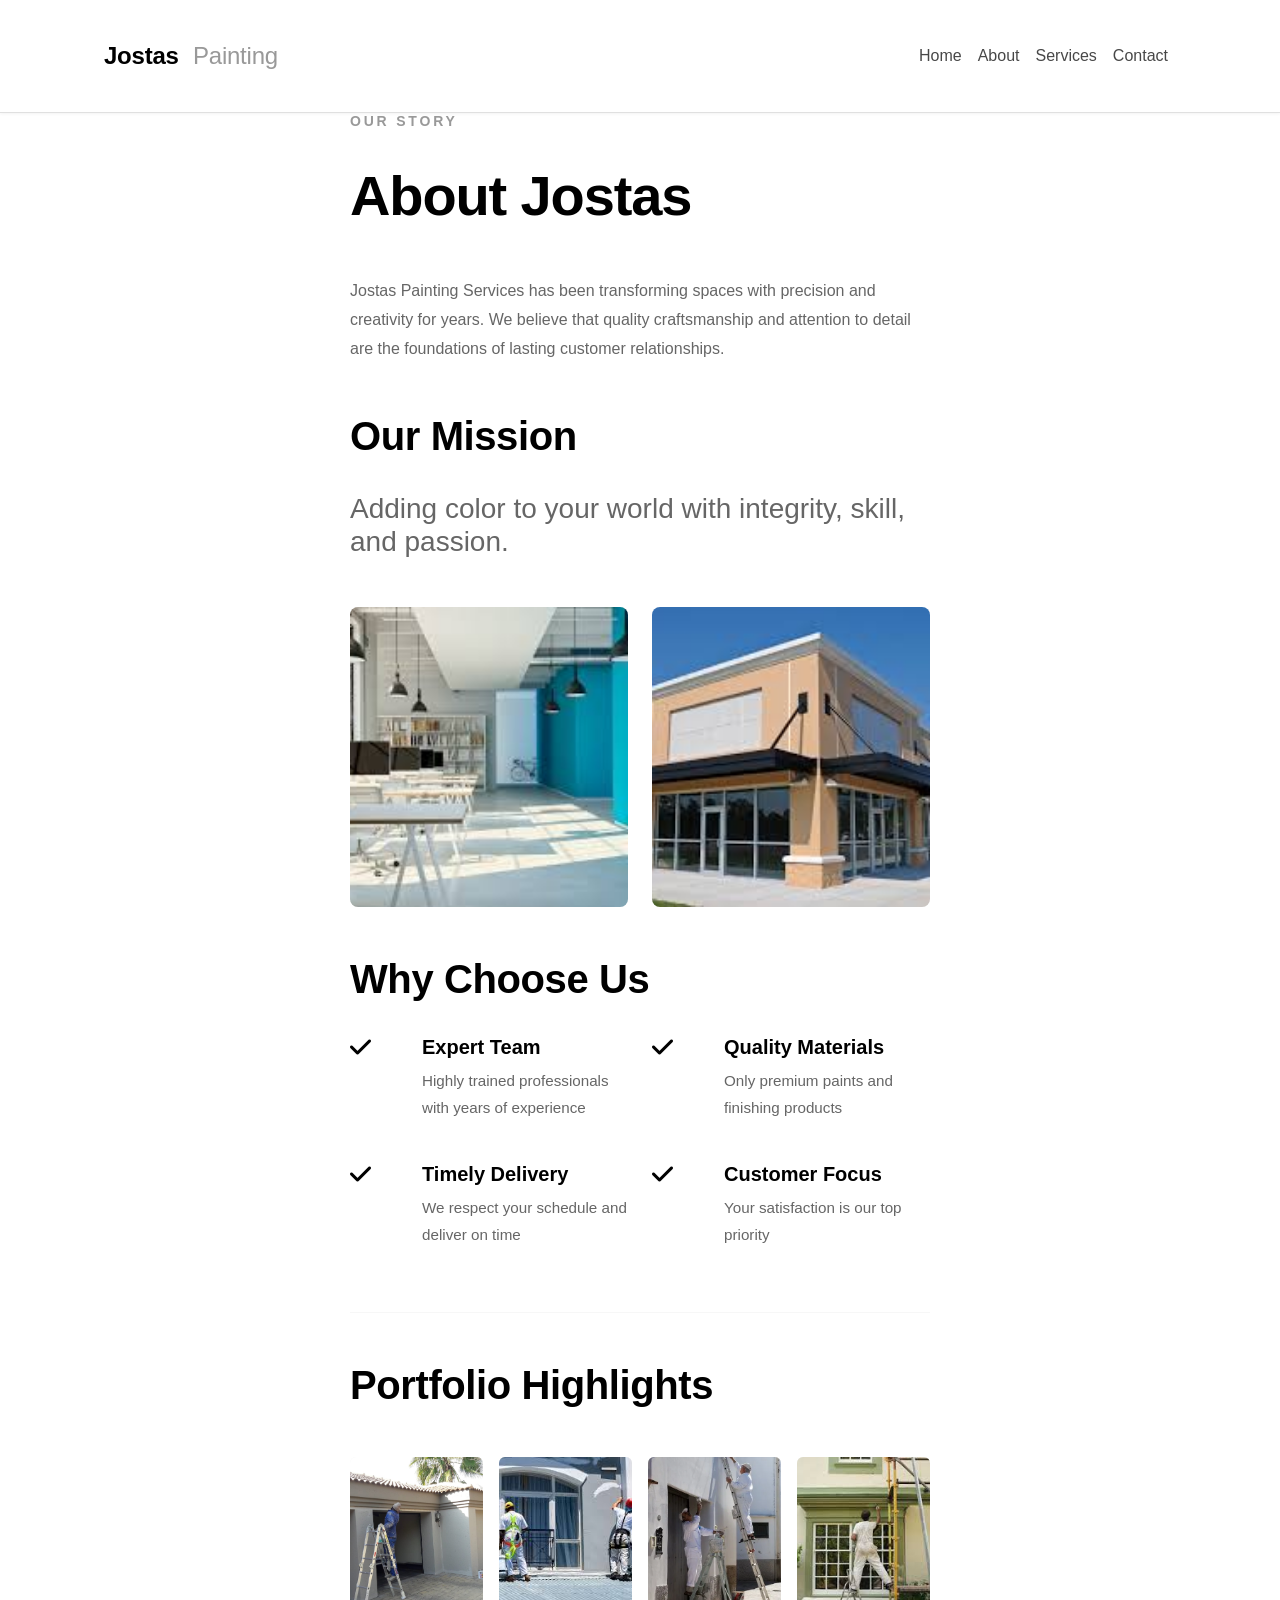
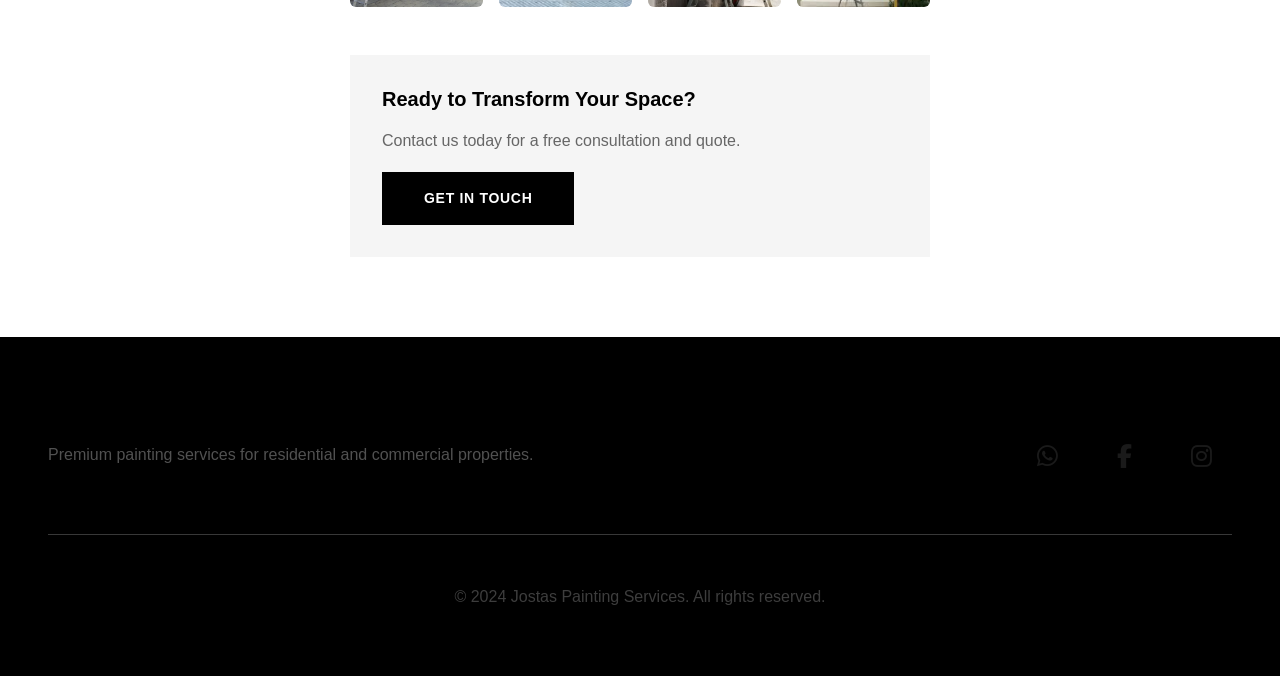
<file: about.html>
<!DOCTYPE html>
<html lang="en">
<head>
    <meta charset="UTF-8">
    <meta name="viewport" content="width=device-width, initial-scale=1.0">
    <title>About Jostas - Professional Painting Services</title>
    <link href="https://cdn.jsdelivr.net/npm/bootstrap@5.3.3/dist/css/bootstrap.min.css" rel="stylesheet">
    <link href="https://fonts.googleapis.com/css2?family=Great+Vibes&family=Poppins:wght@300;400;500;600;700&display=swap" rel="stylesheet">
    <link rel="stylesheet" href="https://cdnjs.cloudflare.com/ajax/libs/font-awesome/6.5.0/css/all.min.css">
    <link rel="stylesheet" href="assets/css/styles.css">
</head>
<body>
    <!-- ========== NAVBAR ========== -->
    <nav class="navbar navbar-expand-lg sticky-top">
        <div class="container-fluid px-4">
            <a class="navbar-brand" href="index.html">
                Jostas <span>Painting</span>
            </a>
            <button class="navbar-toggler" type="button" data-bs-toggle="collapse" data-bs-target="#navbarNav" aria-controls="navbarNav" aria-expanded="false" aria-label="Toggle navigation">
                <span class="navbar-toggler-icon"></span>
            </button>
            <div class="collapse navbar-collapse justify-content-end" id="navbarNav">
                <div class="navbar-nav">
                    <a class="nav-link" href="index.html">Home</a>
                    <a class="nav-link active" href="about.html">About</a>
                    <a class="nav-link" href="services.html">Services</a>
                    <a class="nav-link" href="services.html#contact">Contact</a>
                </div>
            </div>
        </div>
    </nav>

    <!-- ========== ABOUT CONTENT ========== -->
    <div class="page-content-container">
        <div class="container-fluid px-4 px-md-5">
            <div class="row justify-content-center">
                <div class="col-lg-8 col-xl-6">
                    <h5 class="about-section-title">Our Story</h5>
                    
                    <h1 style="margin-bottom: var(--spacing-lg);">About Jostas</h1>
                    
                    <p class="mb-5">
                        Jostas Painting Services has been transforming spaces with precision and creativity for years. We believe that quality craftsmanship and attention to detail are the foundations of lasting customer relationships.
                    </p>

                    <h2 style="margin-top: var(--spacing-lg);">Our Mission</h2>
                    
                    <h3 style="color: var(--color-text-light); font-weight: 400; margin-bottom: var(--spacing-lg);">
                        Adding color to your world with integrity, skill, and passion.
                    </h3>
                    
                    <div class="row g-4 mb-5">
                        <div class="col-md-6">
                            <div class="team-photo-container rounded-3 overflow-hidden" style="height: 300px;">
                                <img src="assets/images/Image11.jpg" alt="Team Member 1" class="img-fluid">
                            </div>
                        </div>
                        
                        <div class="col-md-6">
                            <div class="team-photo-container rounded-3 overflow-hidden" style="height: 300px;">
                                <img src="assets/images/Image10.jpg" alt="Team Member 2" class="img-fluid">
                            </div>
                        </div>
                    </div>

                    <h2 style="margin-top: var(--spacing-lg); margin-bottom: var(--spacing-md);">Why Choose Us</h2>

                    <div class="row g-4 mb-5">
                        <div class="col-md-6">
                            <div class="d-flex align-items-start">
                                <div style="min-width: 40px;">
                                    <i class="fas fa-check" style="font-size: 1.5rem; color: var(--color-primary);"></i>
                                </div>
                                <div style="margin-left: var(--spacing-md);">
                                    <h5 class="mb-2">Expert Team</h5>
                                    <p style="font-size: 0.95rem;">Highly trained professionals with years of experience</p>
                                </div>
                            </div>
                        </div>
                        <div class="col-md-6">
                            <div class="d-flex align-items-start">
                                <div style="min-width: 40px;">
                                    <i class="fas fa-check" style="font-size: 1.5rem; color: var(--color-primary);"></i>
                                </div>
                                <div style="margin-left: var(--spacing-md);">
                                    <h5 class="mb-2">Quality Materials</h5>
                                    <p style="font-size: 0.95rem;">Only premium paints and finishing products</p>
                                </div>
                            </div>
                        </div>
                        <div class="col-md-6">
                            <div class="d-flex align-items-start">
                                <div style="min-width: 40px;">
                                    <i class="fas fa-check" style="font-size: 1.5rem; color: var(--color-primary);"></i>
                                </div>
                                <div style="margin-left: var(--spacing-md);">
                                    <h5 class="mb-2">Timely Delivery</h5>
                                    <p style="font-size: 0.95rem;">We respect your schedule and deliver on time</p>
                                </div>
                            </div>
                        </div>
                        <div class="col-md-6">
                            <div class="d-flex align-items-start">
                                <div style="min-width: 40px;">
                                    <i class="fas fa-check" style="font-size: 1.5rem; color: var(--color-primary);"></i>
                                </div>
                                <div style="margin-left: var(--spacing-md);">
                                    <h5 class="mb-2">Customer Focus</h5>
                                    <p style="font-size: 0.95rem;">Your satisfaction is our top priority</p>
                                </div>
                            </div>
                        </div>
                    </div>

                    <hr>
                    
                    <h2 style="margin-top: var(--spacing-lg); margin-bottom: var(--spacing-lg);">Portfolio Highlights</h2>

                    <div class="row g-3">
                        <div class="col-6 col-md-3">
                            <div class="portfolio-thumb-container rounded-2 overflow-hidden" style="height: 150px;">
                                <img src="assets/images/Image7.png" alt="Portfolio 1" class="img-fluid">
                            </div>
                        </div>
                        <div class="col-6 col-md-3">
                            <div class="portfolio-thumb-container rounded-2 overflow-hidden" style="height: 150px;">
                                <img src="assets/images/Image4.png" alt="Portfolio 2" class="img-fluid">
                            </div>
                        </div>
                        <div class="col-6 col-md-3">
                            <div class="portfolio-thumb-container rounded-2 overflow-hidden" style="height: 150px;">
                                <img src="assets/images/Image8.png" alt="Portfolio 3" class="img-fluid">
                            </div>
                        </div>
                        <div class="col-6 col-md-3">
                            <div class="portfolio-thumb-container rounded-2 overflow-hidden" style="height: 150px;">
                                <img src="assets/images/Image6.png" alt="Portfolio 4" class="img-fluid">
                            </div>
                        </div>
                    </div>

                    <div style="margin-top: var(--spacing-lg); padding: var(--spacing-md); background-color: var(--color-bg-light); border-radius: 0;">
                        <h5 class="mb-3">Ready to Transform Your Space?</h5>
                        <p class="mb-3">Contact us today for a free consultation and quote.</p>
                        <a href="services.html#contact" class="btn cta-button-custom">Get in Touch</a>
                    </div>
                </div>
            </div>
        </div>
    </div>

    <!-- ========== FOOTER ========== -->
    <footer style="background-color: var(--color-primary); color: var(--color-secondary); padding: var(--spacing-lg) 0; margin-top: var(--spacing-xl);">
        <div class="container-fluid px-4 px-md-5">
            <div class="row">
                <div class="col-md-6 mb-4 mb-md-0">
                    <h5 style="margin-bottom: var(--spacing-md);">Jostas Painting Services</h5>
                    <p style="opacity: 0.8;">Premium painting services for residential and commercial properties.</p>
                </div>
                <div class="col-md-6 text-md-end">
                    <div class="social-links d-flex gap-3 justify-content-md-end">
                        <a href="https://wa.me/1234567890" target="_blank" class="social-btn">
                            <i class="fab fa-whatsapp"></i>
                        </a>
                        <a href="https://www.facebook.com/YourPage" target="_blank" class="social-btn">
                            <i class="fab fa-facebook-f"></i>
                        </a>
                        <a href="https://www.instagram.com/YourProfile" target="_blank" class="social-btn">
                            <i class="fab fa-instagram"></i>
                        </a>
                    </div>
                </div>
            </div>
            <hr style="border-color: rgba(255, 255, 255, 0.1); margin-top: var(--spacing-lg);">
            <div class="text-center" style="opacity: 0.6;">
                <p>&copy; 2024 Jostas Painting Services. All rights reserved.</p>
            </div>
        </div>
    </footer>

    <script src="https://cdn.jsdelivr.net/npm/bootstrap@5.3.3/dist/js/bootstrap.bundle.min.js"></script>
</body>
</html>
</file>
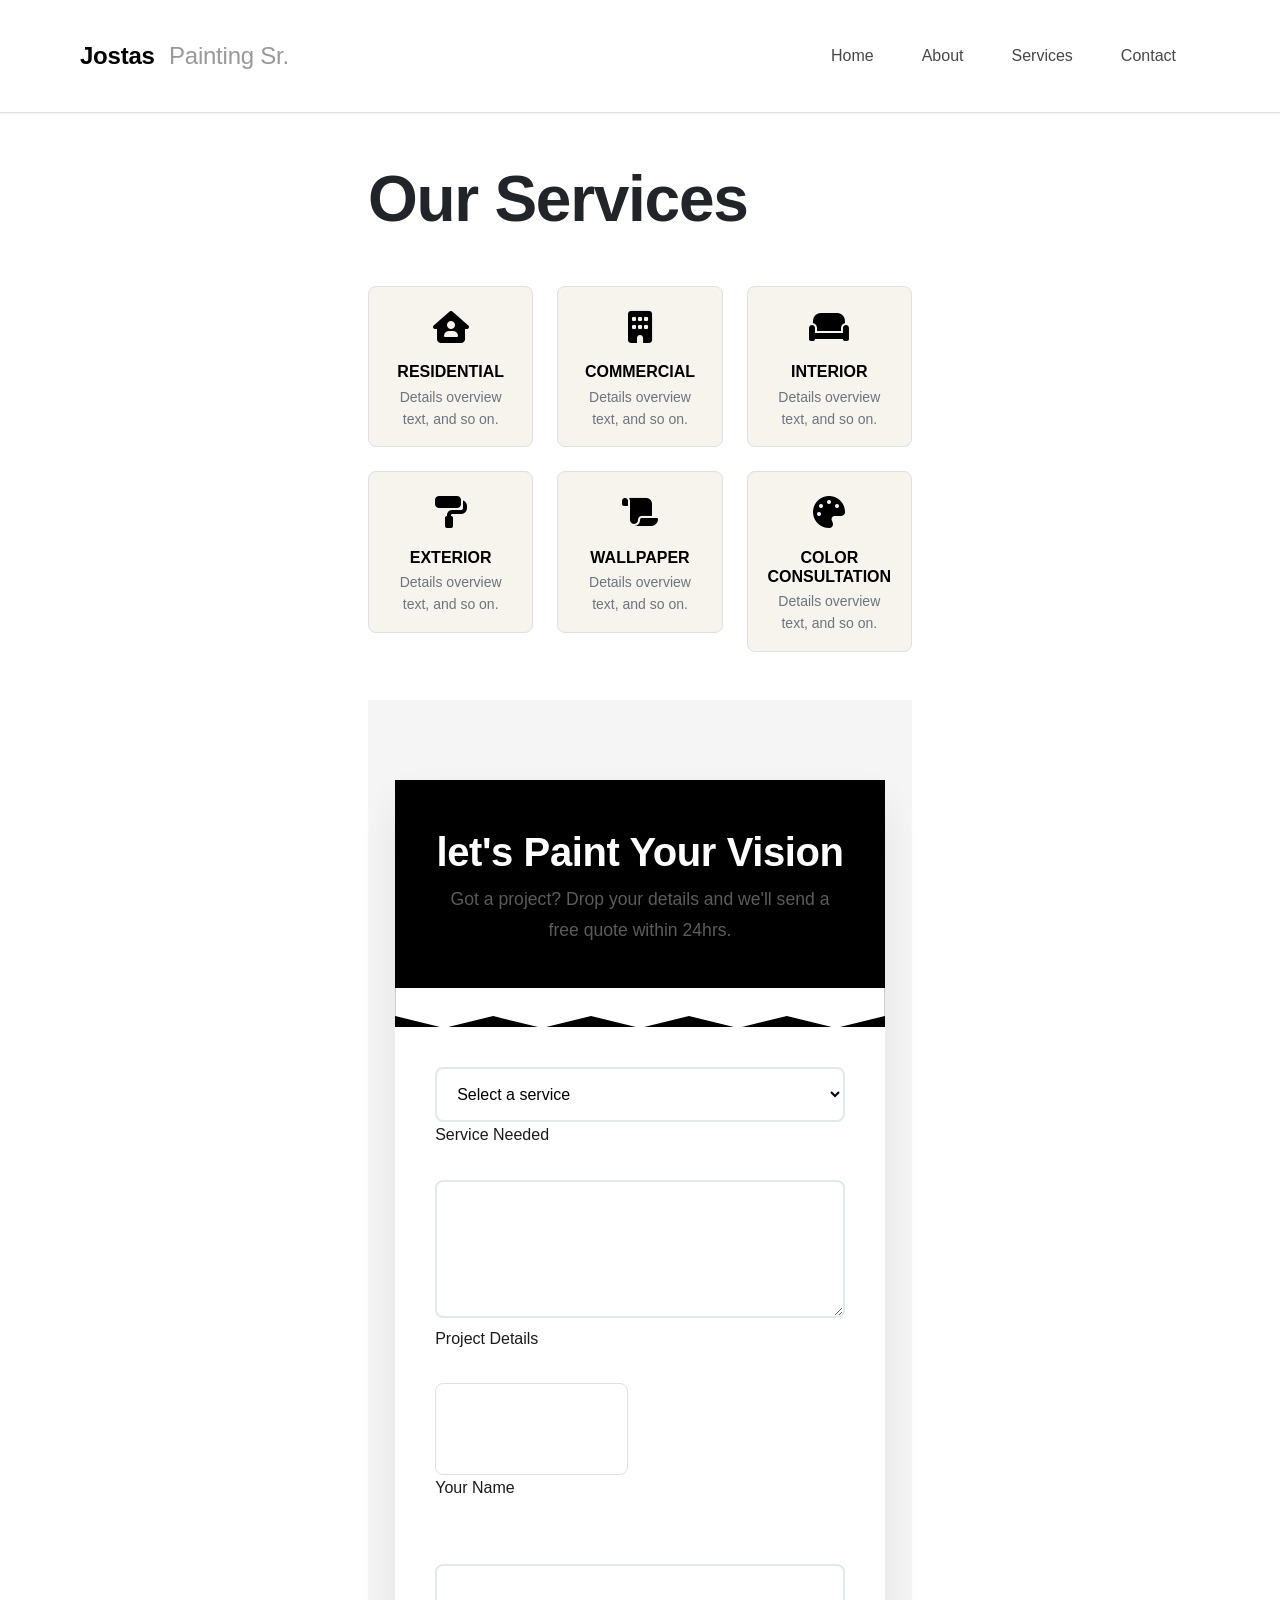
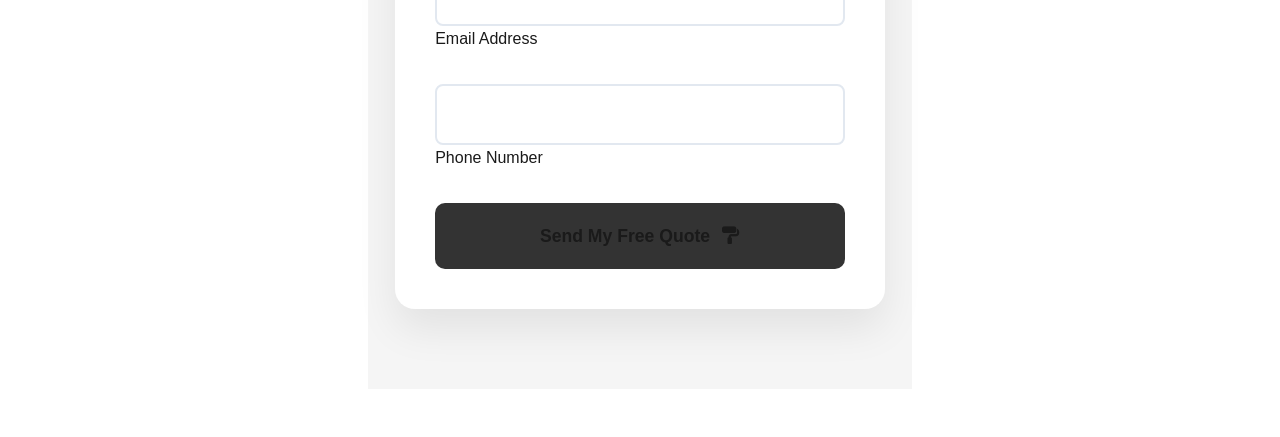
<file: services.html>
<!DOCTYPE html>
<html lang="en">
<head>
    <meta charset="UTF-8">
    <meta name="viewport" content="width=device-width, initial-scale=1.0">
    <title>Document</title>
    <link href="https://cdn.jsdelivr.net/npm/bootstrap@5.3.3/dist/css/bootstrap.min.css" rel="stylesheet">
<link href="https://fonts.googleapis.com/css2?family=Poppins:wght@300;400;500;600;700&display=swap" rel="stylesheet">
<link rel="stylesheet" href="https://cdnjs.cloudflare.com/ajax/libs/font-awesome/6.5.0/css/all.min.css">
<link rel="stylesheet" href="assets/css/styles.css">
</head>
<body>
     <nav class="navbar navbar-expand-lg bg-light p-4 px-5">
    <div class="container-fluid px-0">
        <a class="navbar-brand text-dark jostas-logo" href="#">
            Jostas <span>Painting Sr.</span>
        </a>
        <button class="navbar-toggler" type="button" data-bs-toggle="collapse" data-bs-target="#navbarNavAltMarkup" aria-controls="navbarNavAltMarkup" aria-expanded="false" aria-label="Toggle navigation">
            <span class="navbar-toggler-icon"></span>
        </button>
        <div class="collapse navbar-collapse justify-content-end" id="navbarNavAltMarkup">
            <div class="navbar-nav">
                <a class="nav-link text-dark mx-3 opacity-75" href="index.html">Home</a>
                <a class="nav-link text-dark mx-3 opacity-75" href="about.html">About</a>
                <a class="nav-link text-dark mx-3 opacity-75" aria-current="page"  href="services.html">Services</a>
                <a class="nav-link text-dark mx-3 opacity-75" href="services.html#contact">Contact</a>
            </div>
        </div>
    </div>
</nav>
<div class="container-fluid py-5 page-content-container">
    <div class="row justify-content-center">
        <div class="col-lg-8 col-xl-6 px-5">
            
            <h1 class="display-3 fw-bold text-dark mb-5">Our Services</h1>
            
            <div class="row g-4 mb-5">
                
                <div class="col-6 col-md-4">
                    <div class="service-block text-center p-3 rounded-3" style="background-color: #f7f3ed; border: 1px solid #eee;">
                        <div class="icon-placeholder mb-2">
                            <i class="fa-solid fa-house-user"></i>
                        </div>
                        <h6 class="fw-bold text-uppercase mb-1">Residential</h6>
                        <small class="text-secondary d-block">Details overview text, and so on.</small>
                    </div>
                </div>
                
                <div class="col-6 col-md-4">
                    <div class="service-block text-center p-3 rounded-3" style="background-color: #f7f3ed; border: 1px solid #eee;">
                        <div class="icon-placeholder mb-2">
                            <i class="fa-solid fa-building"></i>
                        </div>
                        <h6 class="fw-bold text-uppercase mb-1">Commercial</h6>
                        <small class="text-secondary d-block">Details overview text, and so on.</small>
                    </div>
                </div>
                
                <div class="col-6 col-md-4">
                    <div class="service-block text-center p-3 rounded-3" style="background-color: #f7f3ed; border: 1px solid #eee;">
                        <div class="icon-placeholder mb-2">
                            <i class="fa-solid fa-couch"></i>
                        </div>
                        <h6 class="fw-bold text-uppercase mb-1">Interior</h6>
                        <small class="text-secondary d-block">Details overview text, and so on.</small>
                    </div>
                </div>

                <div class="col-6 col-md-4">
                    <div class="service-block text-center p-3 rounded-3" style="background-color: #f7f3ed; border: 1px solid #eee;">
                        <div class="icon-placeholder mb-2">
                            <i class="fa-solid fa-paint-roller"></i>
                        </div>
                        <h6 class="fw-bold text-uppercase mb-1">Exterior</h6>
                        <small class="text-secondary d-block">Details overview text, and so on.</small>
                    </div>
                </div>

                <div class="col-6 col-md-4">
                    <div class="service-block text-center p-3 rounded-3" style="background-color: #f7f3ed; border: 1px solid #eee;">
                        <div class="icon-placeholder mb-2">
                            <i class="fa-solid fa-scroll"></i>
                        </div>
                        <h6 class="fw-bold text-uppercase mb-1">Wallpaper</h6>
                        <small class="text-secondary d-block">Details overview text, and so on.</small>
                    </div>
                </div>

                <div class="col-6 col-md-4">
                    <div class="service-block text-center p-3 rounded-3" style="background-color: #f7f3ed; border: 1px solid #eee;">
                        <div class="icon-placeholder mb-2">
                            <i class="fa-solid fa-palette"></i>
                        </div>
                        <h6 class="fw-bold text-uppercase mb-1">Color Consultation</h6>
                        <small class="text-secondary d-block">Details overview text, and so on.</small>
                    </div>
                </div>
            </div> 

            <section class="contact-section">
                <div class="contact-container">
                    <div class="contact-header">
                        <h2>let's Paint Your Vision</h2>
                        <p>Got a project? Drop your details and we'll send a free quote within 24hrs.</p>
                        <div class="paint-drip"></div>
                    </div>

                    <form class="contact-form">
                        <div class="form-group">
                            <select class="form-input" id="service" required>
                                <option value="" disabled selected>Select a service</option>
                                <option value="residential">Residential</option>
                                <option value="commercial">Commercial</option>
                                <option value="interior">Interior</option>
                                <option value="exterior">Exterior</option>
                            </select>
                            <label for="service" class="from-label">Service Needed</label>
                        </div>

                        <div class="form-group">
                            <textarea class="form-input" id="details" rows="4" required></textarea>
                            <label for="details" class="from-label">Project Details</label>
                        </div>

                        <div class="form-row">
                            <div class="form-group">
                                <input type="text" class="form-input" id="name" required>
                                <label for="name" class="from-label">Your Name</label>
                            </div>
                        </div>

                        <div class="form-group">
                            <input type="email" class="form-input" id="email" required>
                            <label for="email" class="from-label">Email Address</label>
                        </div>

                        <div class="form-group">
                            <input type="tel" class="form-input" id="phone" required>
                            <label for="phone" class="from-label">Phone Number</label>
                        </div>

                        <button type="submit" class="btn-submit">
                            <span>Send My Free Quote</span>
                            <i class="fas fa-paint-roller"></i>
                        </button>

                    </form>
                </div>

            </section>

            

        </div>
    </div>
</div>
</body>
</html>
</file>
<file: assets/css/styles.css>
/* ========== ROOT VARIABLES ========== */
/* CHANGE: Completely redesigned color scheme from brown/orange to black/white theme.
   - --color-primary: Changed from brown (#8a4e32) to black (#000000) - makes text and accents more bold and modern
   - --color-secondary: Changed from off-white (#fdfaf7) to pure white (#ffffff) - cleaner background
   - --color-accent: Changed from orange (#b97652) to dark gray (#333333) - subtler accent color
   - Added comprehensive spacing and typography variables for better consistency
   Visual effect: Site now has a sleek, professional black-and-white aesthetic instead of warm earthy tones */
:root {
  --color-text-light: #6c757d; /* light grey (safe) */
  --color-primary: #000000;
  --color-secondary: #ffffff;
  --color-accent: #333333;
  --color-text: #1a1a1a;
  --color-text-light: #666666;
  --color-text-lighter: #999999;
  --color-border: #e0e0e0;
  --color-bg-light: #f5f5f5;
  --color-cta: #000000;
  --font-primary: 'Inter', sans-serif;
  --font-heading: 'Open Sans', sans-serif;
  --spacing-xs: 0.5rem;
  --spacing-sm: 1rem;
  --spacing-md: 2rem;
  --spacing-lg: 3rem;
  --spacing-xl: 5rem;
  --transition: all 0.3s ease;
}

/* ========== GLOBAL STYLES ========== */
/* CHANGE: Added universal reset (* { margin: 0; padding: 0; box-sizing: border-box; }) for consistent cross-browser behavior
   - Body now uses new color variables, removing the old brown/light theme
   - Added overflow-x: hidden to prevent horizontal scroll issues
   Visual effect: Cleaner, more predictable layout with no unwanted margins/padding, pure white background */
* {
  margin: 0;
  padding: 0;
  box-sizing: border-box;
}

html, body {
  font-family: var(--font-primary);
  color: var(--color-text);
  background-color: var(--color-secondary);
  line-height: 1.6;
}

body {
  overflow-x: hidden;
}

/* ========== TYPOGRAPHY ========== */
/* CHANGE: Standardized all headings to use --color-primary (black) instead of mixed colors
   - Added consistent letter-spacing and line-height for better readability
   - H1 now larger (3.5rem) and more prominent than before
   - UPDATED: All headings now use cursive font (Great Vibes) for elegant, stylized appearance
   Visual effect: Headings appear bolder and more uniform, with improved spacing and hierarchy. Cursive font gives elegant, decorative look */
h1, h2, h3, h4, h5, h6 {
  font-weight: 700;
  color: var(--color-primary);
  line-height: 1.2;
  margin-bottom: var(--spacing-md);
  font-family: var(--font-heading);
}

h1 {
  font-size: 3.5rem;
  letter-spacing: -0.02em;
}

h2 {
  font-size: 2.5rem;
  letter-spacing: -0.01em;
}

h3 {
  font-size: 1.75rem;
}

p {
  color: var(--color-text-light);
  font-size: 1rem;
  line-height: 1.8;
}

a {
  text-decoration: none;
  color: inherit;
  transition: var(--transition);
}

/* ========== NAVBAR ========== */
/* CHANGE: Navbar now uses white background with subtle border instead of transparent/light background
   - Added box-shadow for depth
   - Nav links now have underline animation on hover instead of just opacity change
   - Logo styling simplified to use new color variables
   Visual effect: Navbar appears more prominent with clean white background, animated underlines on hover for better UX */
.navbar {
  background-color: var(--color-secondary) !important;
  border-bottom: 1px solid var(--color-border);
  padding: var(--spacing-md) var(--spacing-xl) !important;
  box-shadow: 0 1px 3px rgba(0, 0, 0, 0.05);
}

.navbar-brand {
  font-size: 1.5rem;
  font-weight: 700;
  color: var(--color-primary) !important;
  letter-spacing: -0.01em;
}

.navbar-brand span {
  font-weight: 400;
  color: var(--color-text-lighter);
  margin-left: var(--spacing-xs);
}

.nav-link {
  color: var(--color-text) !important;
  font-weight: 500;
  opacity: 0.8 !important;
  transition: var(--transition);
  position: relative;
}

.nav-link:hover {
  opacity: 1 !important;
  color: var(--color-primary) !important;
}

.nav-link::after {
  content: '';
  position: absolute;
  bottom: -5px;
  left: 0;
  width: 0;
  height: 2px;
  background-color: var(--color-primary);
  transition: width 0.3s ease;
}

.nav-link:hover::after {
  width: 100%;
}

/* ========== HERO SECTION ========== */
/* CHANGE: Hero section simplified to full-height viewport with white background
   - Removed the old orange background and image overlay
   - Text now left-aligned with larger padding
   - Image container now shows grayscale image that becomes colorful on hover
   Visual effect: Hero appears as clean white section with prominent text and subtle image interaction */
.hero-section {
  min-height: 100vh;
  background-color: var(--color-secondary);
  overflow: hidden;
}

.hero-text-wrapper {
  padding-left: var(--spacing-xl);
  padding-right: var(--spacing-md);
}

.hero-text-wrapper h1 {
  font-size: 4rem;
  color: var(--color-text-light);
  margin-bottom: var(--spacing-lg);
  font-weight: 700;
  letter-spacing: -0.03em;
}

.hero-section p {
  font-size: 1.1rem;
  margin-bottom: var(--spacing-lg);
  max-width: 500px;
}

.hero-image-container {
  flex: 1;
  display: flex;
  align-items: center;
  justify-content: center;
}

.hero-image-container img {
  width: 100%;
  height: 100%;
  object-fit: cover;
  filter: grayscale(0%);
  transition: filter 0.3s ease;
}

.hero-image-container:hover img {
  filter: grayscale(0%);
}

/* ========== BUTTONS ========== */
/* CHANGE: Buttons now have sharp edges (border-radius: 0) and uppercase text
   - CTA button uses black background instead of brown
   - Added outline button variant for secondary actions
   - Hover effects swap colors for better contrast
   Visual effect: Buttons appear more modern and bold, with clear primary/secondary distinction */
.btn {
  font-weight: 600;
  padding: 0.875rem 2.5rem;
  border-radius: 0;
  transition: var(--transition);
  border: none;
  cursor: pointer;
  text-transform: uppercase;
  font-size: 0.875rem;
  letter-spacing: 0.05em;
}

.cta-button-custom {
  background-color: var(--color-primary);
  color: var(--color-secondary);
  border: 2px solid var(--color-primary);
}

.cta-button-custom:hover {
  background-color: var(--color-secondary);
  color: var(--color-primary);
  border-color: var(--color-primary);
}

.btn-outline-dark {
  border: 2px solid var(--color-primary);
  color: var(--color-primary);
  background-color: transparent;
}

.btn-outline-dark:hover {
  background-color: var(--color-primary);
  color: var(--color-secondary);
}

/* ========== SERVICE CARDS ========== */
/* CHANGE: Service cards now have stronger hover effects (translateY(-10px) vs previous -5px)
   - Cards change to black background on hover with white text
   - Icons and titles animate color changes
   - Added deeper shadow on hover
   Visual effect: Cards lift higher and invert colors on hover, creating more dramatic interaction */
.services-cards-section {
  background-color: var(--color-secondary);
  padding: var(--spacing-lg) 0;
}

.service-card {
  background-color: var(--color-bg-light) !important;
  border: 1px solid var(--color-border) !important;
  transition: var(--transition);
  cursor: pointer;
  min-height: 250px;
  display: flex;
  flex-direction: column;
  justify-content: center;
  align-items: center;
}

.service-card:hover {
  transform: translateY(-10px);
  box-shadow: 0 15px 40px rgba(0, 0, 0, 0.1) !important;
  background-color: var(--color-dark) !important;
}

.service-card:hover .card-title {
  color: var(--color-white);
}

.service-card:hover .card-icon {
  color: var(--color-white);
}

.card-icon {
  font-size: 3rem;
  color: var(--color-dark);
  transition: var(--transition);
}

.card-title {
  color: var(--color-primary);
  font-size: 1rem;
  font-weight: 700;
  letter-spacing: 0.1em;
  transition: var(--transition);
}

/* ========== PORTFOLIO SECTION ========== */
/* CHANGE: Portfolio images now have scale effects on hover (scale(1.05) and scale(1.08))
   - All images start grayscale and become colorful on hover
   - Added smooth transitions for all effects
   Visual effect: Images animate with color reveal and gentle zoom, making portfolio more engaging */
.portfolio-image-container {
  overflow: hidden;
  background-color: var(--color-bg-light);
  transition: var(--transition);
}

.portfolio-image-container img {
  width: 100%;
  height: 100%;
  object-fit: cover;
  filter: grayscale(0%);
  transition: filter 0.3s ease, transform 0.3s ease;
}

.portfolio-image-container:hover img {
  filter: grayscale(0%);
  transform: scale(1.05);
}

.portfolio-thumb-container {
  overflow: hidden;
  background-color: var(--color-bg-light);
  transition: var(--transition);
}

.portfolio-thumb-container img {
  width: 100%;
  height: 100%;
  object-fit: cover;
  filter: grayscale(0%);
  transition: filter 0.3s ease, transform 0.3s ease;
}

.portfolio-thumb-container:hover img {
  filter: grayscale(0%);
  transform: scale(1.08);
}

/* ========== ABOUT SECTION ========== */
/* CHANGE: About section now uses full viewport height centering
   - Added section title styling with uppercase text
   - Team photos have grayscale effect like portfolio
   Visual effect: About page feels more spacious and centered, with consistent image hover effects */
.page-content-container {
  min-height: calc(100vh - 80px);
  display: flex;
  align-items: center;
  background-color: var(--color-secondary);
}

.about-section-title {
  font-size: 0.875rem;
  text-transform: uppercase;
  letter-spacing: 0.2em;
  color: var(--color-text-lighter);
  font-weight: 600;
  margin-bottom: var(--spacing-md);
}

.team-photo-container {
  overflow: hidden;
  background-color: var(--color-bg-light);
}

.team-photo-container img {
  width: 100%;
  height: 100%;
  object-fit: cover;
  filter: grayscale(0%);
  transition: filter 0.3s ease;
}

.team-photo-container:hover img {
  filter: grayscale(0%);
}

/* ========== FORM STYLES ========== */
/* CHANGE: Form inputs now have flat design with light gray background
   - Focus states add black border for better accessibility
   - Removed rounded corners for consistency with button style
   Visual effect: Forms appear more minimal and modern, with clear focus indicators */
.form-control, .form-select {
  border: none !important;
  background-color: var(--color-bg-light) !important;
  color: var(--color-text) !important;
  border-radius: 0 !important;
  box-shadow: none !important;
  padding: 1rem !important;
  font-size: 0.95rem;
  transition: var(--transition);
}

.form-control:focus, .form-select:focus {
  background-color: var(--color-secondary) !important;
  border: 1px solid var(--color-primary) !important;
  box-shadow: 0 0 0 0.2rem rgba(0, 0, 0, 0.1) !important;
}

.form-control::placeholder {
  color: var(--color-text-lighter);
}

/* ========== SOCIAL LINKS ========== */
/* CHANGE: Social buttons now have circular black background with lift animation on hover
   - Changed from previous inline style to proper circular design
   Visual effect: Social icons appear as modern circular buttons that lift slightly on hover */
.social-btn {
  display: inline-flex;
  align-items: center;
  justify-content: center;
  width: 45px;
  height: 45px;
  background-color: var(--color-dark);
  color: var(--color-white);
  border-radius: 50%;
  font-size: 1.2rem;
  transition: all 0.3s cubic-bezier(0.4,0.2,1);
  margin: 0 0.5rem;
}

/*Base hover - lift effect for all*/
.social-btn:hover {
  box-shadow: 0 8px 16px rgba(0,0,0,0.2);
  transform: translateY(-4px)scale(1.1);
}
.social-btn:hover i {
    transform: rotate(360deg);
    transition: transform 0.6s ease;
}
/*Individual brand colors hover*/
.social-btn.facebook:hover{
    background-color: #3b5998;
}
.social-btn.instagram:hover{
    background-color: #e4405f;
}
.social-btn.whatsapp:hover{
    background-color: #25D366;
}

/* ========== SERVICE BLOCK ========== */
/* CHANGE: Service blocks on services page now invert colors on hover (black background, white text)
   - Icons change color smoothly
   - Consistent with service card behavior
   Visual effect: Service blocks have dramatic color inversion on hover, matching the card style */
.service-block {
  background-color: var(--color-bg-light);
  border: 1px solid var(--color-border) !important;
  transition: var(--transition);
}

.service-block:hover {
  background-color: var(--color-primary);
  border-color: var(--color-primary) !important;
  color: var(--color-secondary);
}

.service-block:hover h6 {
  color: var(--color-secondary);
}

.service-block:hover small {
  color: rgba(255, 255, 255, 0.8);
}

.icon-placeholder {
  font-size: 2rem;
  color: var(--color-primary);
  transition: var(--transition);
}

.service-block:hover .icon-placeholder {
  color: var(--color-secondary);
}

/* ========== HORIZONTAL RULE ========== */
/* CHANGE: HR elements now use consistent border color and spacing
   Visual effect: Dividers appear more subtle and integrated with the design */
hr {
  border-top: 1px solid var(--color-border) !important;
  margin: var(--spacing-lg) 0 !important;
}

/* ========== PRESENTATION STYLES ========== */
/* New styles for presentation-like layout on services page */
.presentation-section {
  min-height: 100vh;
  display: flex;
  align-items: center;
  justify-content: center;
  padding: var(--spacing-xl) var(--spacing-lg);
  position: relative;
}

.presentation-container {
  max-width: 1200px;
  width: 100%;
  text-align: center;
}

.hero-section {
  background-color: var(--color-primary);
  color: var(--color-secondary);
}

.presentation-title {
  font-family: var(--font-heading);
  font-size: 4rem;
  font-weight: 700;
  margin-bottom: var(--spacing-md);
  letter-spacing: -0.02em;
}

.presentation-subtitle {
  font-size: 1.5rem;
  opacity: 0.8;
  max-width: 600px;
  margin: 0 auto;
}

.services-overview {
  background-color: var(--color-secondary);
  color: var(--color-text);
}

.services-grid {
  display: grid;
  grid-template-columns: repeat(auto-fit, minmax(300px, 1fr));
  gap: var(--spacing-xl);
  margin-top: var(--spacing-xl);
}

.service-item {
  text-align: center;
  padding: var(--spacing-lg);
  border: 1px solid var(--color-border);
  transition: var(--transition);
}

.service-item:hover {
  transform: translateY(-5px);
  box-shadow: 0 10px 30px rgba(0, 0, 0, 0.1);
}

.service-icon {
  font-size: 3rem;
  color: var(--color-primary);
  margin-bottom: var(--spacing-md);
}

.service-item h3 {
  font-family: var(--font-heading);
  font-size: 1.5rem;
  font-weight: 600;
  margin-bottom: var(--spacing-sm);
}

.service-item p {
  color: var(--color-text-light);
  line-height: 1.6;
}

/*=========Contact section========*/
.contact-section {
  padding: 5rem 5%;
  background-color: var(--color-bg-light);
}
.contact-container{
    max-width: 700px;
    margin: 0 auto;
    background: white;
    border-radius: 20px;
    box-shadow: 0 20px 40px rgba(0, 0, 0, 0.08);
    overflow: visible;
    position: relative;
}

.contact-header{
    background: var(--color-primary);
    color: white;
    padding: 3rem 2.5rem 4rem;
    text-align:center;
    position: relative;
}

.contact-header h2 {
    font-family: var(--ff-heading);
    font-size: 2.5rem;
    color: white;
    margin-bottom: 0.5rem;
}

.contact-header p {
    opacity: 0.9;
    font-size: 1.1rem;
}

/*Paint drip effect -the unique part*/
.paint-drip {
    position:absolute;
    bottom: -1px;
    left: 0;
    width: 100%;
    height: 40px;
    background: white;
    clip-path: polygon(
    0 0, 100% 0,
    100% 70%, 90% 100%, 80% 70%, 70% 100%, 60% 70%,
    50% 100%, 40% 70%, 30% 100%, 20% 70%, 10% 100%, 0 70%
    );
}

.contact-form {
    padding: 2.5rem;
}

.form-row {
    display: grid;
    grid-template-columns: 1fr 1fr;
    gap: 1.5rem;
}

/*Floating label magic*/
.form-group {
    position: relative;
    margin-bottom: 2rem;
}

.form-input {
    width: 100%;
    padding: 1rem;
    border: 2px solid #e2e8f0;
    border-radius: 8px;
    font-family: var(--font-primary);
    font-size: 1rem;
    background: var(--color-secondary);
    transition: var(--transition);
}

.form-label{
    position: absolute;
    left: 1rem;
    top: 1rem;
    color:#64748b;
    pointer-events: none;
    transition: var(--transition);
    background: var(--color-secondary);
    padding: 0 0.25rem;
}

/*When input is focused or has text, label floats up*/
.form-input:focus,
.form-input:valid {
    outline:none;
    border-color: var(--color-accent);
    background: white;
}

.form-input:focus ~ .form-label,
.form-input:valid ~ .form-label {
    top: -0.6rem;
    font-size: 0.85rem;
    color: var(--color-accent);
    font-weight: 600;
}

/*Submit button with paint rolller*/
.btn-submit {
    width: 100%;
    background: var(--color-accent);
    color: var(--color-dark);
    border: none;
    padding: 1.2rem;
    font-family: var(--font-heading);
    font-weight: 700;
    font-size: 1.1rem;
    border-radius: 10px;
    cursor: pointer;
    transition: var(--transition);
    display: flex;
    align-items: center;
    justify-content: center;
    gap: 0.75rem;
}
.btn-submit:hover {
    background: #d97706;
    transform: translateY(-3px);
    box-shadow: 0 10px 20px rgba(245, 158, 11, 0.3);
}

.btn-submit:hover i {
    animation: roll 0.6s ease;
}

@keyframes roll {
    0% {transform: rotate(0deg);}
    100% {transform: rotate(360deg);}
}

/*==Mobile==*/
@media (max-width: 640px) {
    .form-row {
        grid-template-columns: 1fr;
    }
    .contact-header {
        padding: 2rem 1.5rem 3rem;
    }
    .contact-form {
        padding: 1.5rem;
    }
}

.contact-form.form-input {
    background: none;
    outline: none;/*Kills bootstrap styles, then the rest of my CSS applies clean*/
}

.form-row {
  margin-bottom: var(--spacing-md);
}

.form-row select,
.form-row input,
.form-row textarea {
  width: 100%;
  padding: var(--spacing-md);
  border: 1px solid var(--color-border);
  background-color: var(--color-secondary);
  font-family: var(--font-primary);
  font-size: 1rem;
  transition: var(--transition);
}

.form-row select:focus,
.form-row input:focus,
.form-row textarea:focus {
  outline: none;
  border-color: var(--color-primary);
  box-shadow: 0 0 0 2px rgba(0, 0, 0, 0.1);
}

.cta-button {
  background-color: var(--color-primary);
  color: var(--color-secondary);
  border: none;
  padding: var(--spacing-md) var(--spacing-xl);
  font-family: var(--font-heading);
  font-size: 1rem;
  font-weight: 600;
  cursor: pointer;
  transition: var(--transition);
}

.cta-button:hover {
  background-color: var(--color-accent);
}

.contact-info h3 {
  font-family: var(--font-heading);
  font-size: 1.5rem;
  font-weight: 600;
  margin-bottom: var(--spacing-md);
}

.contact-details p {
  margin-bottom: var(--spacing-sm);
  display: flex;
  align-items: center;
  gap: var(--spacing-sm);
}

.social-links {
  margin-top: var(--spacing-lg);
  display: flex;
  gap: var(--spacing-md);
}

.social-links a {
  color: var(--color-text);
  font-size: 1.5rem;
  transition: var(--transition);
}

.social-links a:hover {
  color: var(--color-primary);
}

/* ========== RESPONSIVE ========== */
@media (max-width: 768px) {
  h1 {
    font-size: 2.5rem;
  }

  h2 {
    font-size: 2rem;
  }

  .hero-text-wrapper h1 {
    font-size: 2.5rem;
  }

  .hero-text-wrapper {
    padding-left: var(--spacing-md);
  }

  .navbar {
    padding: var(--spacing-md) var(--spacing-md) !important;
  }

  .navbar-brand {
    font-size: 1.25rem;
  }

  .nav-link {
    margin: var(--spacing-sm) 0 !important;
  }

  .page-content-container {
    min-height: auto;
    padding: var(--spacing-lg) 0;
  }

  .hero-section {
    flex-direction: column;
  }

  .hero-image-container {
    display: none !important;
  }

  /* Presentation responsive */
  .presentation-section {
    min-height: auto;
    padding: var(--spacing-lg) var(--spacing-md);
  }

  .presentation-title {
    font-size: 3rem;
  }

  .presentation-subtitle {
    font-size: 1.25rem;
  }

  .services-grid {
    grid-template-columns: 1fr;
    gap: var(--spacing-lg);
  }

  .contact-content {
    grid-template-columns: 1fr;
    gap: var(--spacing-lg);
  }

  .contact-section h2 {
    font-size: 2.5rem;
  }
}

@media (max-width: 576px) {
  :root {
    --spacing-lg: 2rem;
    --spacing-xl: 2rem;
  }

  h1 {
    font-size: 2rem;
  }

  h2 {
    font-size: 1.5rem;
  }

  .hero-text-wrapper h1 {
    font-size: 2rem;
  }

  .navbar {
    padding: 1rem 1.5rem !important;
  }

  .btn {
    padding: 0.75rem 1.5rem;
    font-size: 0.75rem;
  }

  /* Presentation responsive small */
  .presentation-title {
    font-size: 2.5rem;
  }

  .presentation-subtitle {
    font-size: 1.1rem;
  }

  .contact-section h2 {
    font-size: 2rem;
  }

  .service-icon {
    font-size: 2.5rem;
  }
}

/* ========== ANIMATIONS ========== */
/* CHANGE: Added fadeInUp animation for elements that should animate in
   Visual effect: Elements can smoothly fade in from bottom when .fade-in class is applied */
@keyframes fadeInUp {
  from {
    opacity: 0;
    transform: translateY(30px);
  }
  to {
    opacity: 1;
    transform: translateY(0);
  }
}

.fade-in {
  animation: fadeInUp 0.6s ease-out;
}
</file>
